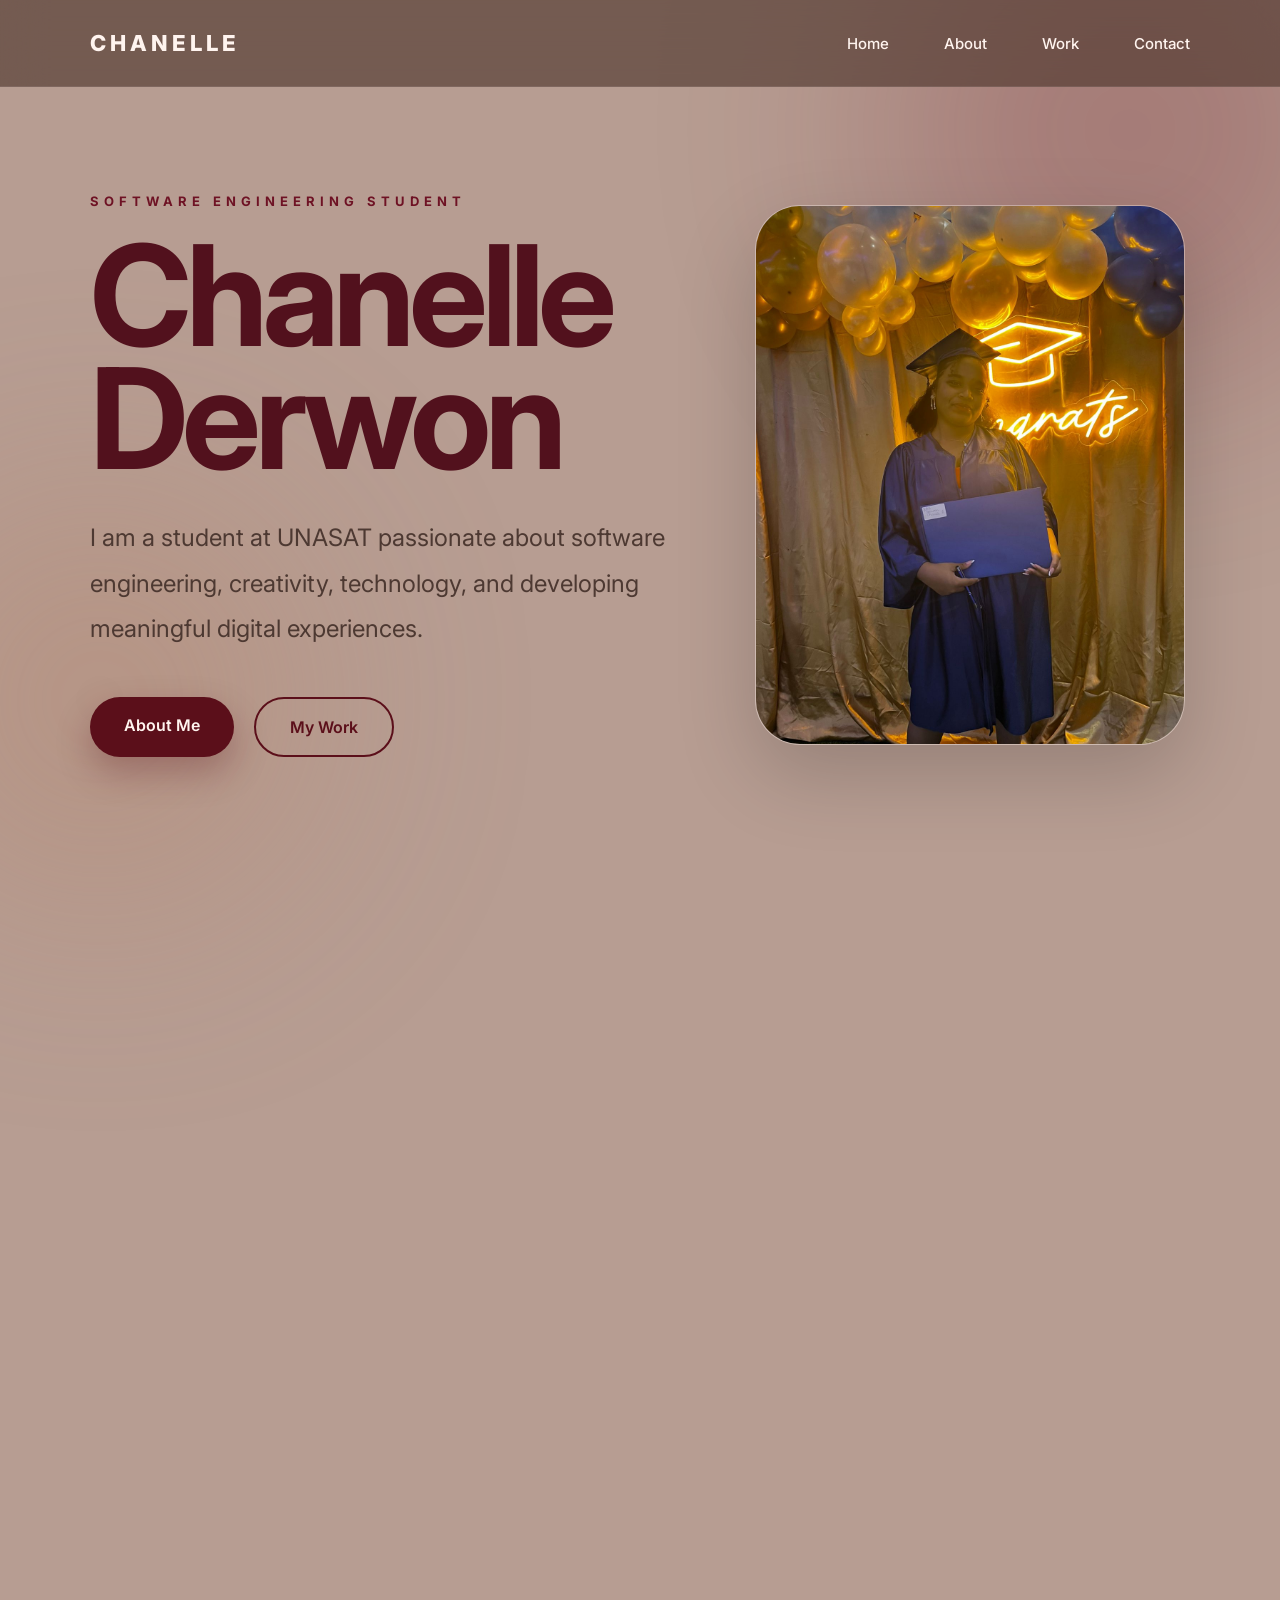
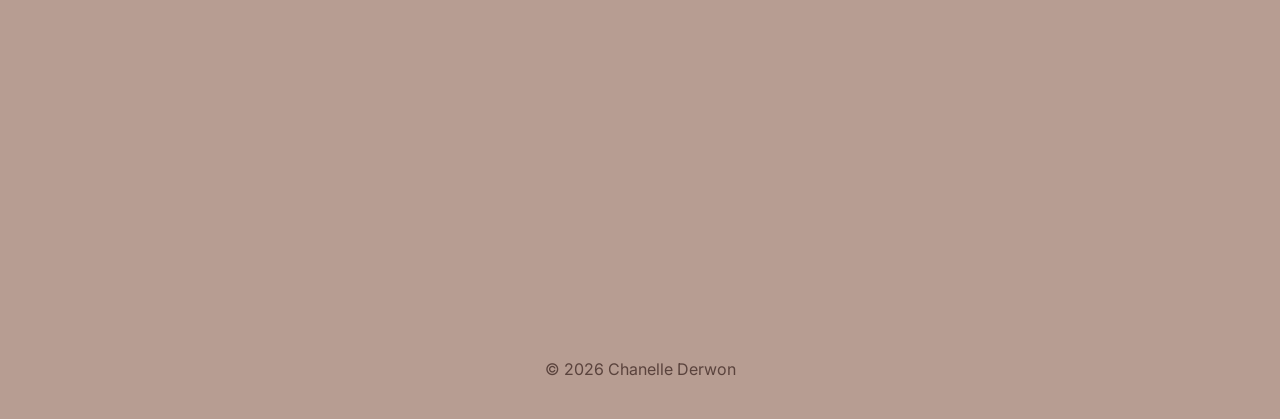
<file: index.html>
<!DOCTYPE html>
<html lang="en">
<head>
    <meta charset="UTF-8">
    <meta name="viewport" content="width=device-width, initial-scale=1.0">
    <title>Chanelle Portfolio</title>

    <link rel="stylesheet" href="css/main.css">

    <link href="https://fonts.googleapis.com/css2?family=Inter:wght@300;400;500;600;700;800&display=swap" rel="stylesheet">
</head>
<body>

    <!-- BACKGROUND BLURS -->
    <div class="blur blur1"></div>
    <div class="blur blur2"></div>

    <!-- NAVBAR -->
    <header>

        <div class="logo">
            CHANELLE
        </div>

        <nav>
            <ul>
                <li><a href="index.html">Home</a></li>
                <li><a href="about.html">About</a></li>
                <li><a href="work.html">Work</a></li>
                <li><a href="contact.html">Contact</a></li>
            </ul>
        </nav>

    </header>

    <!-- HERO SECTION -->
    <section class="hero">

        <div class="hero-left reveal">

            <p class="hero-tag">
                SOFTWARE ENGINEERING STUDENT
            </p>

            <h1>
                Chanelle <br>
                Derwon
            </h1>

            <p class="hero-text">
                I am a student at UNASAT passionate about
                software engineering, creativity, technology,
                and developing meaningful digital experiences.
            </p>

            <div class="hero-buttons">

                <a href="about.html" class="primary-btn">
                    About Me
                </a>

                <a href="work.html" class="secondary-btn">
                    My Work
                </a>

            </div>

        </div>

        <div class="hero-right reveal">

            <div class="image-card reveal">
                <img src="img/img-20250814-wa0032.jpg" alt="profile image">
            </div>

        </div>

    </section>

    <!-- PROJECTS SECTION -->
    <section class="projects-section" id="projects">

        <div class="section-title reveal">
            <p>FEATURED WORK</p>
            <h2>Projects I've Done</h2>
        </div>

        <div class="project-grid">

            <div class="project-card large-card reveal">

                <span>MediAlert Box</span>

                <h3>
                    Smart medication box for reminders and scheduling.
                </h3>

                <p>
                    A developing healthcare-focused project designed
                    to help users manage medication schedules more
                    effectively through reminders and organization.
                </p>

            </div>

            <div class="project-card reveal">

                <span>SuriJobs</span>

                <h3>
                    Job searching platform for Suriname.
                </h3>

                <p>
                    Currently in development with the goal of creating
                    a modern and accessible space for job seekers.
                </p>

            </div>

            <div class="project-card skills-card reveal">

                <span>Skills</span>

                <h3>
                    Designing
                </h3>

                <ul>
                    <li>Canva</li>
                    <li>Photoshop</li>
                </ul>

            </div>

        </div>

    </section>

    <!-- FOOTER -->
    <footer>
        <p>
            © 2026 Chanelle Derwon
        </p>
    </footer>
<script src="script.js"></script>
</body>
</html>
</file>
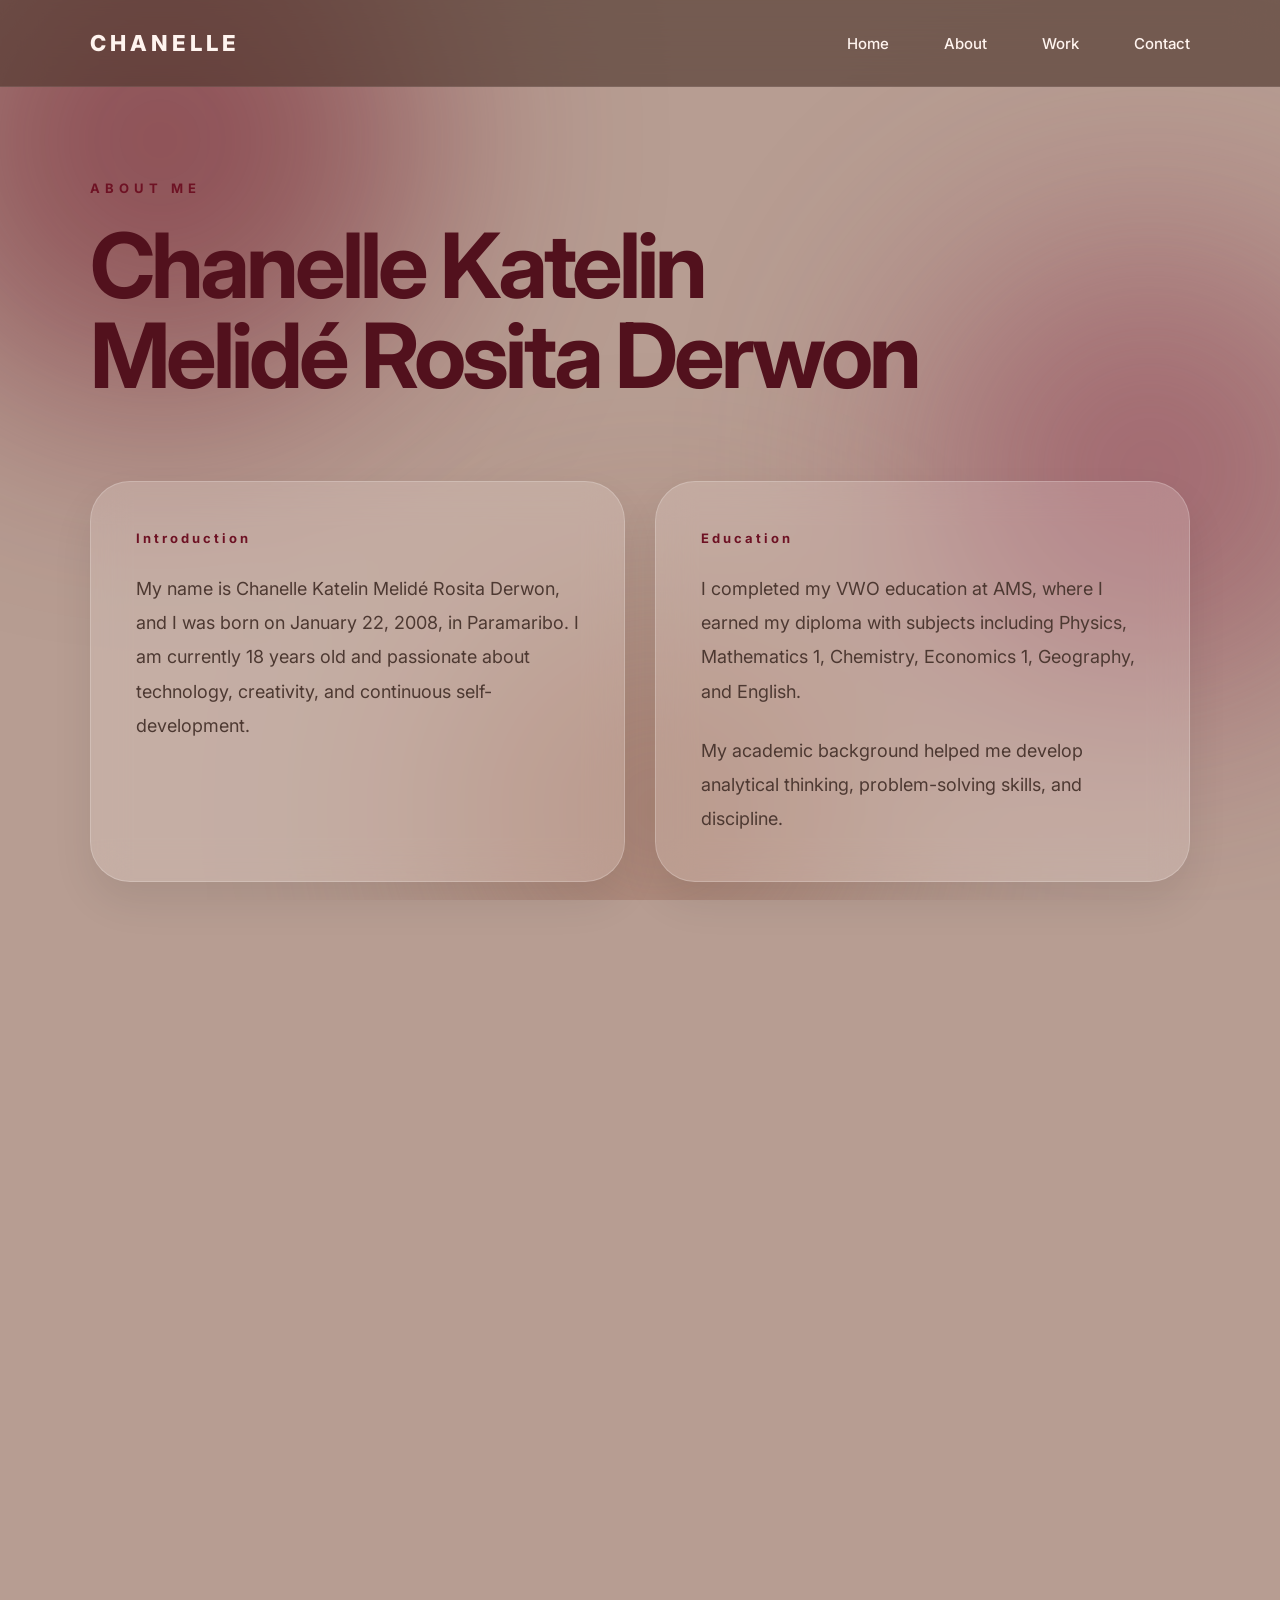
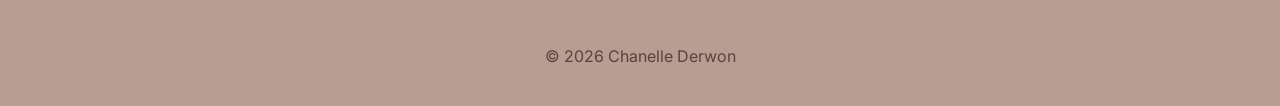
<file: about.html>
<!DOCTYPE html>
<html lang="en">
<head>
    <meta charset="UTF-8">
    <meta name="viewport" content="width=device-width, initial-scale=1.0">

    <title>About | Chanelle Derwon</title>

<link rel="stylesheet" href="css/main.css">
    <link rel="stylesheet" href="css/about.css">

    <link href="https://fonts.googleapis.com/css2?family=Inter:wght@300;400;500;600;700;800&display=swap" rel="stylesheet">
</head>
<body>

    <!-- ANIMATED BACKGROUND -->
    <div class="animated-bg">

        <div class="gradient-sphere sphere1"></div>
        <div class="gradient-sphere sphere2"></div>
        <div class="gradient-sphere sphere3"></div>

    </div>


    <!-- NAVBAR -->
    <header>

        <div class="logo">
            CHANELLE
        </div>

        <nav>

            <ul>

                <li><a href="index.html">Home</a></li>
                <li><a href="about.html">About</a></li>
                <li><a href="index.html#projects">Work</a></li>
                <li><a href="contact.html">Contact</a></li>

            </ul>

        </nav>

    </header>


    <!-- ABOUT HERO -->
    <section class="about-hero reveal">

        <p class="about-tag">
            ABOUT ME
        </p>

        <h1>
            Chanelle Katelin <br>
            Melidé Rosita Derwon
        </h1>

    </section>


    <!-- ABOUT GRID -->
    <section class="about-grid">

        <!-- CARD 1 -->
        <div class="about-card reveal">

            <span>Introduction</span>

            <p>
                My name is Chanelle Katelin Melidé Rosita Derwon,
                and I was born on January 22, 2008, in Paramaribo.
                I am currently 18 years old and passionate about
                technology, creativity, and continuous self-development.
            </p>

        </div>


        <!-- CARD 2 -->
        <div class="about-card large-card reveal">

            <span>Education</span>

            <p>
                I completed my VWO education at AMS, where I earned
                my diploma with subjects including Physics,
                Mathematics 1, Chemistry, Economics 1, Geography,
                and English.
            </p>

            <p>
                My academic background helped me develop analytical
                thinking, problem-solving skills, and discipline.
            </p>

        </div>


        <!-- CARD 3 -->
        <div class="about-card reveal">

            <span>Current Study</span>

            <p>
                Currently, I am studying Software Engineering at
                UNASAT for the 2025–2026 academic year.
            </p>

        </div>


        <!-- CARD 4 -->
        <div class="about-card wide-card reveal">

            <span>Growth & Goals</span>

            <p>
                Through my studies, I am expanding my knowledge in
                programming, software development, and modern
                technology while building practical projects and
                improving my technical skills.
            </p>

            <p>
                I enjoy learning new things, challenging myself
                creatively, and working toward becoming a successful
                software engineer.
            </p>

            <p>
                My goal is to combine innovation, design, and
                technology to create meaningful digital experiences
                and solutions in the future.
            </p>

        </div>

    </section>


    <!-- FOOTER -->
    <footer>

        <p>
            © 2026 Chanelle Derwon
        </p>

    </footer>

    <script src="about.js"></script>

</body>
</html>
</file>
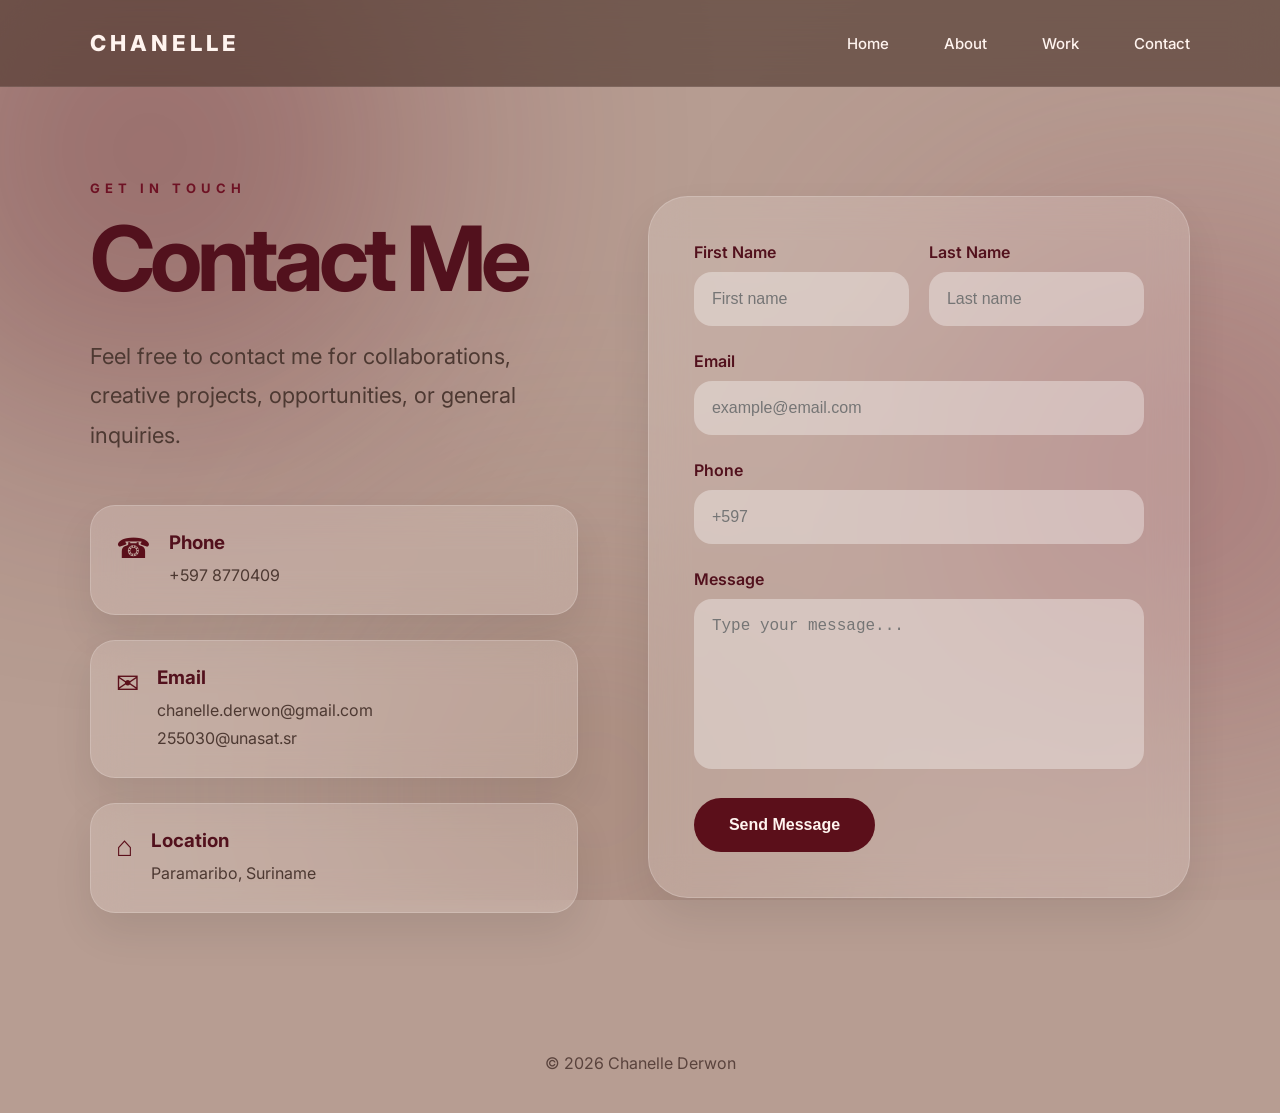
<file: contact.html>
<!DOCTYPE html>
<html lang="en">
<head>
    <meta charset="UTF-8">
    <meta name="viewport" content="width=device-width, initial-scale=1.0">

    <title>Contact | Chanelle Derwon</title>

    <link rel="stylesheet" href="css/main.css">
    <link rel="stylesheet" href="css/contact.css">

    <link href="https://fonts.googleapis.com/css2?family=Inter:wght@300;400;500;600;700;800&display=swap" rel="stylesheet">
</head>
<body>

    <!-- MOVING BACKGROUND -->
    <div class="animated-bg">

        <div class="blob blob1"></div>
        <div class="blob blob2"></div>
        <div class="blob blob3"></div>

    </div>


    <!-- HEADER -->
    <header>

        <div class="logo">
            CHANELLE
        </div>

        <nav>

            <ul>

                <li><a href="index.html">Home</a></li>
                <li><a href="about.html">About</a></li>
                <li><a href="work.html">Work</a></li>
                <li><a href="contact.html">Contact</a></li>

            </ul>

        </nav>

    </header>


    <!-- CONTACT SECTION -->
    <section class="contact-section">

        <!-- LEFT -->
        <div class="contact-left reveal">

            <p class="contact-tag">
                GET IN TOUCH
            </p>

            <h1>
                Contact Me
            </h1>

            <p class="contact-text">
                Feel free to contact me for collaborations,
                creative projects, opportunities, or general inquiries.
            </p>


            <div class="contact-info">

                <div class="info-box">

                    <div class="info-icon">
                        ☎
                    </div>

                    <div>
                        <h3>Phone</h3>
                        <p>+597 8770409</p>
                    </div>

                </div>


                <div class="info-box">

                    <div class="info-icon">
                        ✉
                    </div>

                    <div>
                        <h3>Email</h3>
                        <p>chanelle.derwon@gmail.com</p>
                        <p>255030@unasat.sr</p>
                    </div>

                </div>


                <div class="info-box">

                    <div class="info-icon">
                        ⌂
                    </div>

                    <div>
                        <h3>Location</h3>
                        <p>Paramaribo, Suriname</p>
                    </div>

                </div>

            </div>

        </div>


        <!-- RIGHT -->
        <div class="contact-form-container reveal">

            <form class="contact-form">

                <div class="input-row">

                    <div class="input-group">

                        <label>First Name</label>

                        <input type="text" placeholder="First name">

                    </div>

                    <div class="input-group">

                        <label>Last Name</label>

                        <input type="text" placeholder="Last name">

                    </div>

                </div>


                <div class="input-group">

                    <label>Email</label>

                    <input type="email" placeholder="example@email.com">

                </div>


                <div class="input-group">

                    <label>Phone</label>

                    <input type="text" placeholder="+597">

                </div>


                <div class="input-group">

                    <label>Message</label>

                    <textarea placeholder="Type your message..."></textarea>

                </div>


                <button type="submit">
                    Send Message
                </button>

            </form>

        </div>

    </section>


    <!-- FOOTER -->
    <footer>

        <p>
            © 2026 Chanelle Derwon
        </p>

    </footer>

    <script src="contact.js"></script>

</body>
</html>
</file>
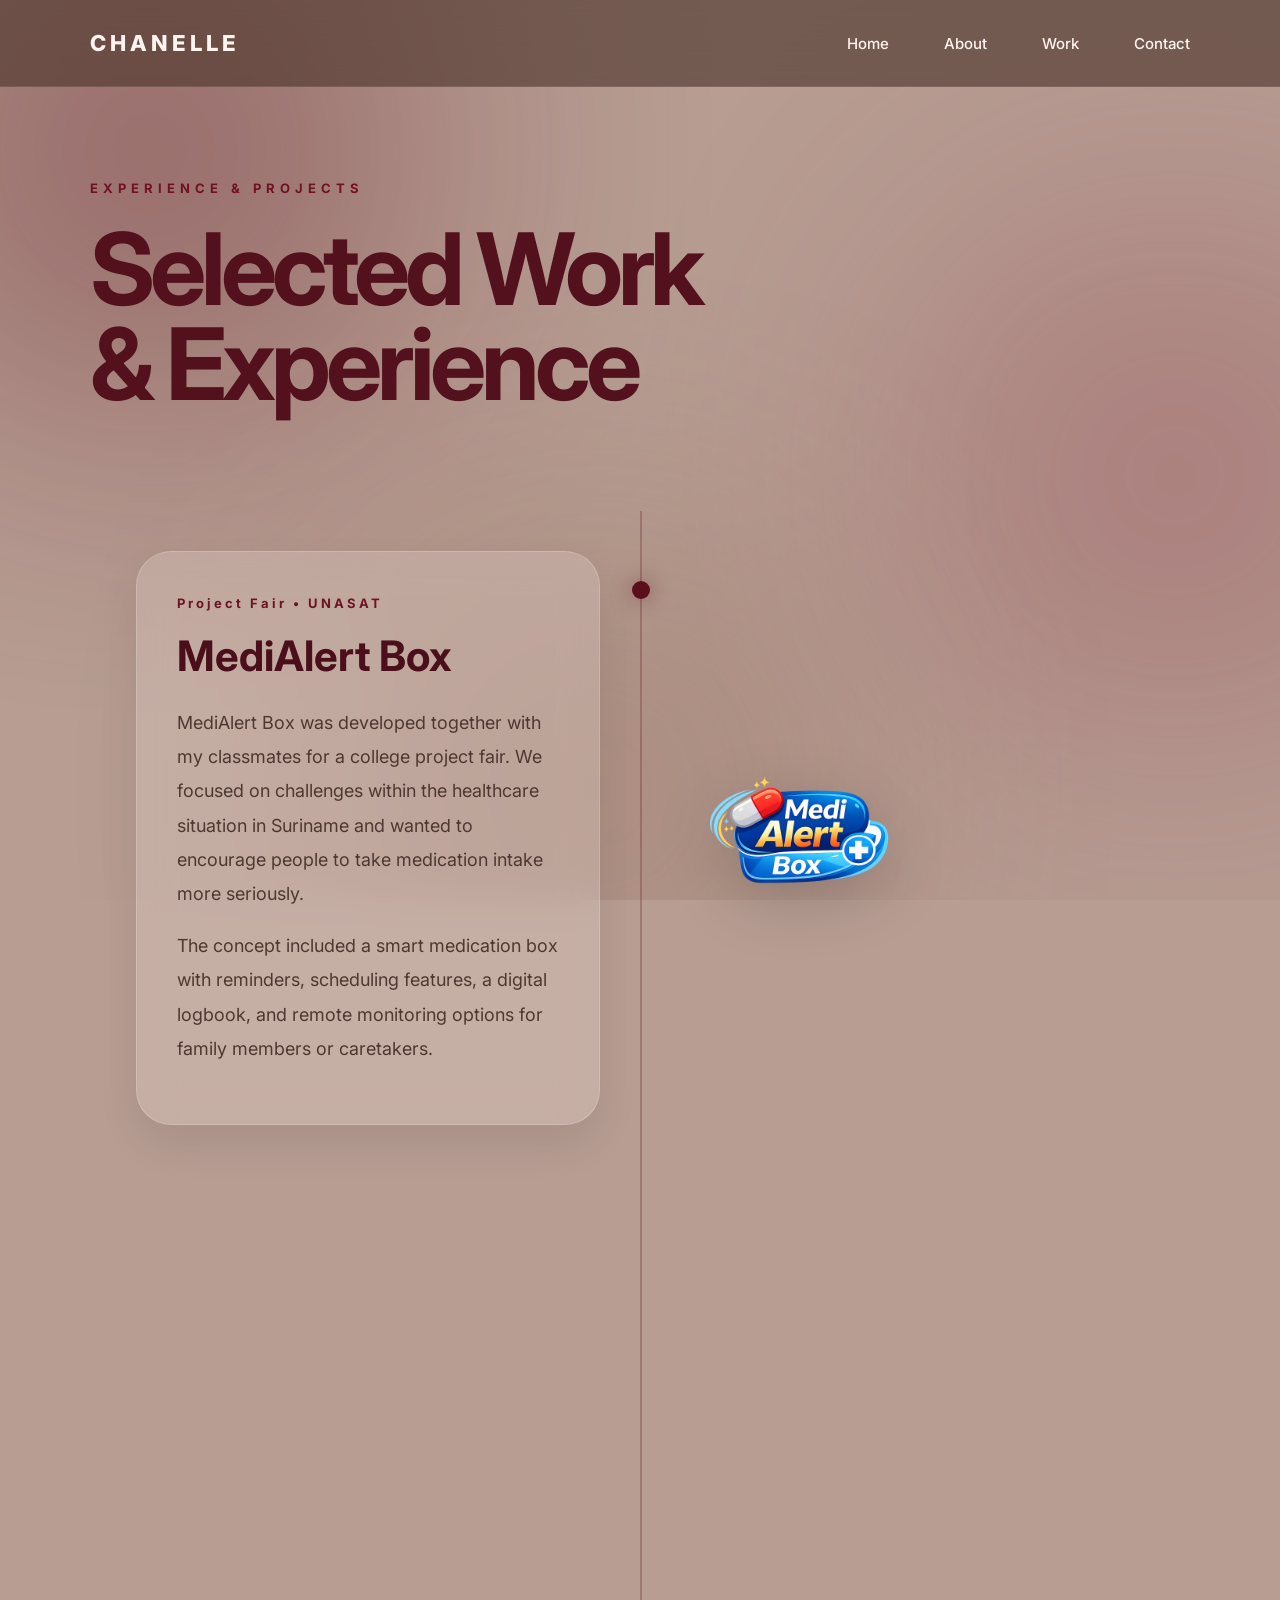
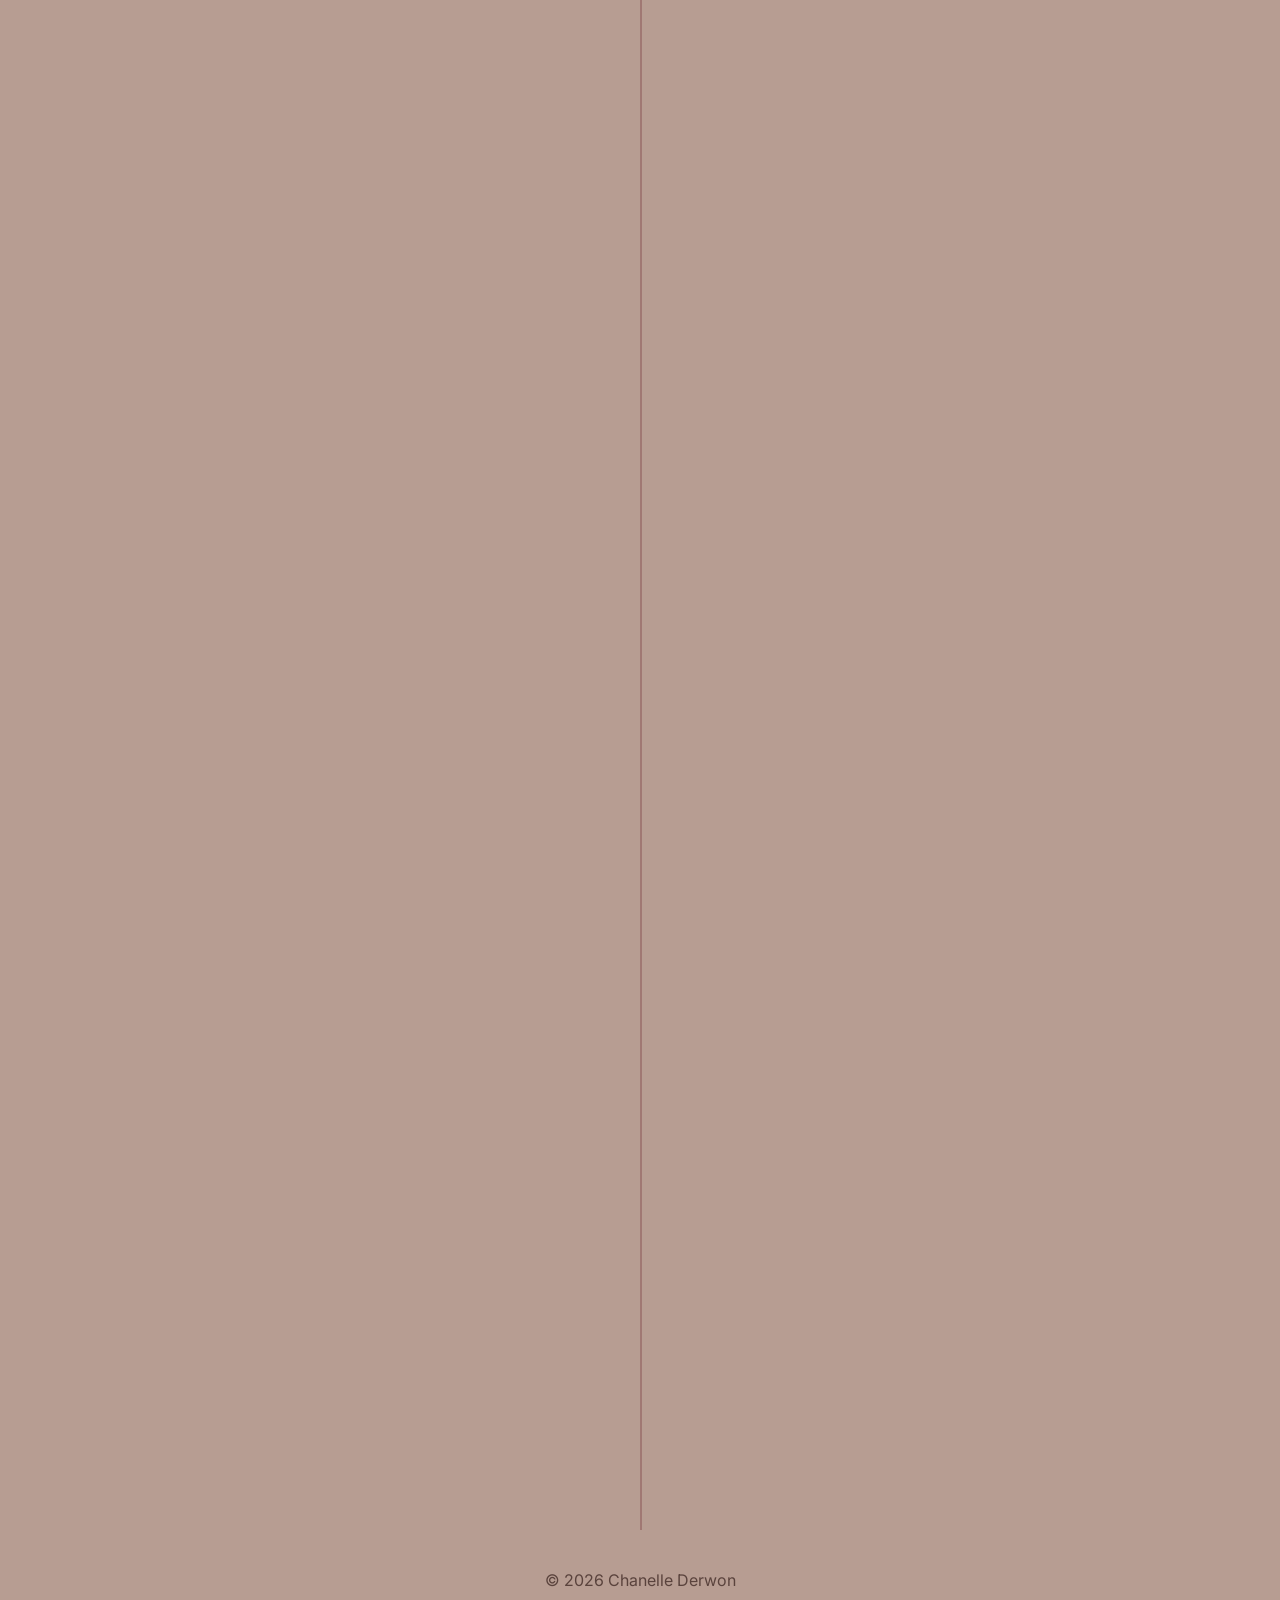
<file: work.html>
<!DOCTYPE html>
<html lang="en">
<head>
    <meta charset="UTF-8">
    <meta name="viewport" content="width=device-width, initial-scale=1.0">

    <title>Work | Chanelle Derwon</title>

    <link rel="stylesheet" href="css/main.css">
    <link rel="stylesheet" href="css/work.css">

    <link href="https://fonts.googleapis.com/css2?family=Inter:wght@300;400;500;600;700;800&display=swap" rel="stylesheet">
</head>
<body>

    <!-- MOVING BACKGROUND -->
    <div class="animated-bg">

        <div class="blob blob1"></div>
        <div class="blob blob2"></div>
        <div class="blob blob3"></div>

    </div>


    <!-- HEADER -->
    <header>

        <div class="logo">
            CHANELLE
        </div>

        <nav>

            <ul>

                <li><a href="index.html">Home</a></li>
                <li><a href="about.html">About</a></li>
                <li><a href="work.html">Work</a></li>
                <li><a href="contact.html">Contact</a></li>

            </ul>

        </nav>

    </header>


    <!-- HERO -->
    <section class="work-hero reveal">

        <p class="work-tag">
            EXPERIENCE & PROJECTS
        </p>

        <h1>
            Selected Work <br>
            & Experience
        </h1>

    </section>


    <!-- TIMELINE -->
    <section class="timeline-section">

        <!-- PROJECT -->
        <div class="timeline-item reveal">

            <div class="timeline-dot"></div>
            <img src="img/img-20260512-115822.png" class="floating-logo logo-right">

            <div class="timeline-card">

                <span>Project Fair • UNASAT</span>

                <h2>MediAlert Box</h2>

                <p>
                    MediAlert Box was developed together with my
                    classmates for a college project fair. We focused
                    on challenges within the healthcare situation in
                    Suriname and wanted to encourage people to take
                    medication intake more seriously.
                </p>

                <p>
                    The concept included a smart medication box with
                    reminders, scheduling features, a digital logbook,
                    and remote monitoring options for family members
                    or caretakers.
                </p>

            </div>

        </div>


        <!-- PROJECT -->
        <div class="timeline-item right reveal">

            <div class="timeline-dot"></div>
            <img src="img/img-20260512-115405.png" class="floating-logo logo-left">

            <div class="timeline-card">

                <span>Web Application • In Development</span>

                <h2>SuriJobs</h2>

                <p>
                    SuriJobs is a web application currently in
                    development with the goal of creating a more
                    accessible and centralized platform for job seekers
                    in Suriname.
                </p>

                <p>
                    Users will be able to create profiles and receive
                    job opportunities based on their personal
                    information, skills, and situations. The platform
                    is designed to make job searching easier,
                    smarter, and more personalized.
                </p>

            </div>

        </div>


        <!-- EXPERIENCE -->
        <div class="timeline-item reveal">

            <div class="timeline-dot"></div>
            <img src="img/img-20260512-113152.png" class="floating-logo logo-right">

            <div class="timeline-card">

                <span>Customer Service Experience</span>

                <h2>Fernandes Bakery</h2>

                <p>
                    At around 16 years old, I worked a vacation job at
                    Fernandes Bakery from 6:00 AM until 2:30 PM during
                    the summer period.
                </p>

                <p>
                    Through this experience, I developed communication
                    skills, responsibility, and experience interacting
                    with clients in a professional environment while
                    staying productive during vacation.
                </p>

            </div>

        </div>


        <!-- EXPERIENCE -->
        <div class="timeline-item right reveal">

            <div class="timeline-dot"></div>
            <img src="img/img-logo3.png" class="floating-logo logo-left">

            <div class="timeline-card">

                <span>Creative Design Work</span>

                <h2>In2It+</h2>

                <p>
                    I currently work for a small business called
                    In2ItPlus, where I create digital designs using
                    Canva and Photoshop.
                </p>

                <p>
                    My work includes designing products such as
                    T-shirts, mugs, tumblers, stickers, and other
                    personalized items. I am also responsible for
                    assisting with website design and visual branding.
                </p>
                <a href="https://in2itplus.com" target="_blank">
    in2itplus.com
</a>

            </div>

        </div>

    </section>


    <!-- FOOTER -->
    <footer>

        <p>
            © 2026 Chanelle Derwon
        </p>

    </footer>

    <script src="work.js"></script>

</body>
</html>
</file>
<file: css/main.css>
*{
    margin:0;
    padding:0;
    box-sizing:border-box;
}

html{
    scroll-behavior:smooth;
}

body{
    font-family:'Inter', sans-serif;
    background:#b79d92;
    color:#2f1f1b;
    overflow-x:hidden;
    position:relative;
}

/* ANIMATED BACKGROUND */
.animated-bg{
    position:fixed;
    inset:0;
    overflow:hidden;
    z-index:-5;
}

.gradient-sphere{
    position:absolute;
    border-radius:50%;
    filter:blur(120px);
    opacity:0.55;
    animation:float 16s ease-in-out infinite;
}

.sphere1{
    width:520px;
    height:520px;

    background:#6b1024;

    top:-120px;
    left:-100px;

    animation-delay:0s;
}

.sphere2{
    width:460px;
    height:460px;

    background:#8f3a52;

    right:-100px;
    top:240px;

    animation-delay:4s;
}

.sphere3{
    width:420px;
    height:420px;

    background:#9d6b59;

    bottom:-120px;
    left:35%;

    animation-delay:8s;
}

@keyframes float{

    0%{
        transform:translate(0px,0px) scale(1);
    }

    25%{
        transform:translate(40px,-50px) scale(1.08);
    }

    50%{
        transform:translate(-30px,40px) scale(0.95);
    }

    75%{
        transform:translate(30px,20px) scale(1.05);
    }

    100%{
        transform:translate(0px,0px) scale(1);
    }
}

/* BLURS */
.blur{
    position:fixed;
    border-radius:50%;
    filter:blur(120px);
    z-index:-1;
}

.blur1{
    width:500px;
    height:500px;

    background:#6e1224;

    top:-120px;
    right:-100px;

    opacity:0.25;
}

.blur2{
    width:400px;
    height:400px;

    background:#b48369;

    bottom:0;
    left:-100px;

    opacity:0.35;
}

/* NAVBAR */
header{
    width:100%;

    display:flex;
    justify-content:space-between;
    align-items:center;

    padding:30px 90px;

    position:fixed;
    top:0;

    z-index:1000;

    backdrop-filter:blur(22px);
    background:rgba(81,56,47,0.65);

    border-bottom:1px solid rgba(255,255,255,0.08);
}

.logo{
    color:#fff4ef;
    font-size:22px;
    font-weight:800;
    letter-spacing:4px;
}

nav ul{
    display:flex;
    gap:55px;
    list-style:none;
}

nav a{
    text-decoration:none;
    color:#fff4ef;

    font-size:15px;
    font-weight:500;

    transition:0.3s ease;
}

nav a:hover{
    opacity:0.7;
}

/* HERO */
/* HERO */
.hero{
    position:relative;

    min-height:100vh;

    display:flex;
    justify-content:space-between;
    align-items:center;

    padding:150px 90px 100px;

    position:relative;
}

.hero-left{
    width:55%;
}

.hero-tag{
    color:#6e1224;

    letter-spacing:5px;
    font-size:13px;
    font-weight:700;

    margin-bottom:25px;
}

.hero-left h1{
    font-size:140px;
    line-height:0.88;

    color:#52111d;

    margin-bottom:35px;

    letter-spacing:-6px;
}

.hero-text{
    max-width:680px;

    font-size:24px;
    line-height:1.9;

    color:#4d3932;

    margin-bottom:45px;
}

/* BUTTONS */
.hero-buttons{
    display:flex;
    gap:20px;
}

.hero-buttons a{
    text-decoration:none;

    padding:18px 34px;

    border-radius:100px;

    font-weight:600;

    transition:0.35s ease;
}

.primary-btn{
    background:#5b0f1a;
    color:#fff4ef;

    box-shadow:0 15px 35px rgba(91,15,26,0.3);
}

.primary-btn:hover{
    transform:translateY(-5px);
    background:#77172a;
}

.secondary-btn{
    border:2px solid #5b0f1a;
    color:#5b0f1a;
}

.secondary-btn:hover{
    background:#5b0f1a;
    color:#fff4ef;
}

/* IMAGE */
.hero-right{
    width:40%;

    display:flex;
    justify-content:center;
}

.image-card{
    width:430px;
    height:540px;

    border-radius:45px;

    overflow:hidden;

    background:rgba(255,245,240,0.16);

    backdrop-filter:blur(20px);

    border:1px solid rgba(255,255,255,0.18);

    box-shadow:0 30px 80px rgba(0,0,0,0.18);

    transform:rotate(0deg);

    transition:0.4s ease;
}

.image-card:hover{
    transform:rotate(0deg) translateY(-8px);
}

.image-card img{
    width:100%;
    height:100%;

    object-fit:cover;
}

/* PROJECTS */
.projects-section{
    padding:40px 90px 120px;
}

.section-title{
    margin-bottom:50px;
}

.section-title p{
    color:#6e1224;

    font-size:13px;
    font-weight:700;

    letter-spacing:4px;

    margin-bottom:15px;
}

.section-title h2{
    font-size:72px;
    color:#52111d;

    letter-spacing:-3px;
}

/* GRID */
.project-grid{
    display:grid;
    grid-template-columns:1.5fr 1fr;
    gap:28px;
}

.project-card{
    background:rgba(255,245,240,0.22);

    backdrop-filter:blur(18px);

    border:1px solid rgba(255,255,255,0.2);

    padding:45px;

    border-radius:40px;

    box-shadow:0 20px 40px rgba(0,0,0,0.08);

    transition:0.35s ease;
}

.project-card:hover{
    transform:translateY(-8px);
}

.large-card{
    min-height:330px;
}

.skills-card{
    grid-column:1;
}

.project-card span{
    color:#6e1224;

    letter-spacing:3px;
    font-size:13px;
    font-weight:700;
}

.project-card h3{
    margin-top:22px;
    margin-bottom:22px;

    font-size:36px;
    line-height:1.25;

    color:#431018;
}

.project-card p,
.project-card li{
    font-size:18px;
    line-height:1.9;

    color:#4d3932;
}

.skills-card ul{
    margin-top:20px;
    margin-left:20px;
}

/* FOOTER */
footer{
    padding:40px;

    text-align:center;

    color:#5a433d;
}

/* RESPONSIVE */
@media(max-width:1150px){

    header{
        padding:25px;
        flex-direction:column;
        gap:20px;
    }

    nav ul{
        gap:25px;
    }

    .hero{
        flex-direction:column;
        text-align:center;

        padding:170px 25px 70px;
    }

    .hero-left,
    .hero-right{
        width:100%;
    }

    .hero-left h1{
        font-size:78px;
    }

    .hero-text{
        font-size:20px;
        max-width:100%;
    }

    .hero-buttons{
        justify-content:center;
        flex-wrap:wrap;
    }

    .image-card{
        width:320px;
        height:420px;
    }

    .projects-section{
        padding:20px 25px 80px;
    }

    .section-title h2{
        font-size:48px;
    }

    .project-grid{
        grid-template-columns:1fr;
    }

    .skills-card{
        grid-column:auto;
    }

    .project-card{
        padding:35px;
    }

    .project-card h3{
        font-size:28px;
    }
}
/* SCROLL APPEAR EFFECT */
.reveal{
    opacity:0;
    transform:translateY(70px);

    transition:all 1s ease;
}

.reveal.active{
    opacity:1;
    transform:translateY(0);
}
</file>
<file: css/about.css>
*{
    margin:0;
    padding:0;
    box-sizing:border-box;
}

body{
    font-family:'Inter', sans-serif;
    background:#b79d92;
    color:#2f1f1b;
    overflow-x:hidden;
    position:relative;
}


/* ANIMATED BACKGROUND */
.animated-bg{
    position:fixed;
    inset:0;
    overflow:hidden;
    z-index:-5;
}

.gradient-sphere{
    position:absolute;
    border-radius:50%;
    filter:blur(120px);
    opacity:0.55;
    animation:float 16s ease-in-out infinite;
}

.sphere1{
    width:520px;
    height:520px;

    background:#6b1024;

    top:-120px;
    left:-100px;
}

.sphere2{
    width:460px;
    height:460px;

    background:#8f3a52;

    right:-100px;
    top:240px;
}

.sphere3{
    width:420px;
    height:420px;

    background:#9d6b59;

    bottom:-120px;
    left:35%;
}

@keyframes float{

    0%{
        transform:translate(0px,0px) scale(1);
    }

    25%{
        transform:translate(40px,-50px) scale(1.08);
    }

    50%{
        transform:translate(-30px,40px) scale(0.95);
    }

    75%{
        transform:translate(30px,20px) scale(1.05);
    }

    100%{
        transform:translate(0px,0px) scale(1);
    }
}


/* NAVBAR */
header{
    width:100%;

    display:flex;
    justify-content:space-between;
    align-items:center;

    padding:30px 90px;

    position:fixed;
    top:0;

    z-index:1000;

    backdrop-filter:blur(22px);
    background:rgba(81,56,47,0.65);

    border-bottom:1px solid rgba(255,255,255,0.08);
}

.logo{
    color:#fff4ef;
    font-size:22px;
    font-weight:800;
    letter-spacing:4px;
}

nav ul{
    display:flex;
    gap:55px;
    list-style:none;
}

nav a{
    text-decoration:none;
    color:#fff4ef;

    font-size:15px;
    font-weight:500;
}


/* HERO */
.about-hero{
    padding:180px 90px 80px;
}

.about-tag{
    color:#6e1224;

    letter-spacing:5px;
    font-size:13px;
    font-weight:700;

    margin-bottom:25px;
}

.about-hero h1{
    font-size:90px;
    line-height:1;

    color:#52111d;

    letter-spacing:-4px;
}


/* GRID */
.about-grid{
    padding:0 90px 100px;

    display:grid;
    grid-template-columns:1fr 1fr;
    gap:30px;
}


/* CARDS */
.about-card{
    background:rgba(255,245,240,0.20);

    backdrop-filter:blur(18px);

    border:1px solid rgba(255,255,255,0.2);

    padding:45px;

    border-radius:40px;

    box-shadow:0 20px 40px rgba(0,0,0,0.08);

    transition:0.35s ease;
}

.about-card:hover{
    transform:translateY(-8px);
}

.about-card span{
    color:#6e1224;

    letter-spacing:3px;
    font-size:13px;
    font-weight:700;
}

.about-card p{
    margin-top:25px;

    font-size:18px;
    line-height:1.9;

    color:#4d3932;
}

.large-card{
    min-height:400px;
}

.wide-card{
    grid-column:span 2;
}


/* FOOTER */
footer{
    padding:40px;

    text-align:center;

    color:#5a433d;
}


/* REVEAL EFFECT */
.reveal{
    opacity:0;
    transform:translateY(70px);

    transition:all 1s ease;
}

.reveal.active{
    opacity:1;
    transform:translateY(0);
}


/* RESPONSIVE */
@media(max-width:1000px){

    header{
        padding:25px;
        flex-direction:column;
        gap:20px;
    }

    .about-hero{
        padding:180px 25px 70px;
    }

    .about-hero h1{
        font-size:58px;
    }

    .about-grid{
        padding:0 25px 80px;
        grid-template-columns:1fr;
    }

    .wide-card{
        grid-column:auto;
    }

}
</file>
<file: css/contact.css>
*{
    margin:0;
    padding:0;
    box-sizing:border-box;
}

body{
    font-family:'Inter', sans-serif;
    background:#b79d92;
    color:#2f1f1b;
    overflow-x:hidden;
    position:relative;
}


/* MOVING BACKGROUND */
.animated-bg{
    position:fixed;
    inset:0;
    overflow:hidden;
    z-index:-10;
}

.blob{
    position:absolute;
    border-radius:50%;
    filter:blur(140px);
    opacity:0.45;
    animation:moveBlob 18s infinite ease-in-out;
}

.blob1{
    width:500px;
    height:500px;

    background:#5d0f20;

    top:-100px;
    left:-100px;
}

.blob2{
    width:450px;
    height:450px;

    background:#8f3b4f;

    right:-120px;
    top:250px;

    animation-delay:4s;
}

.blob3{
    width:420px;
    height:420px;

    background:#8d6557;

    bottom:-100px;
    left:30%;

    animation-delay:8s;
}

@keyframes moveBlob{

    0%{
        transform:translate(0,0) scale(1);
    }

    25%{
        transform:translate(40px,-60px) scale(1.1);
    }

    50%{
        transform:translate(-40px,50px) scale(0.95);
    }

    75%{
        transform:translate(20px,20px) scale(1.05);
    }

    100%{
        transform:translate(0,0) scale(1);
    }
}


/* HEADER */
header{
    width:100%;

    display:flex;
    justify-content:space-between;
    align-items:center;

    padding:30px 90px;

    position:fixed;
    top:0;

    z-index:1000;

    backdrop-filter:blur(22px);
    background:rgba(81,56,47,0.65);

    border-bottom:1px solid rgba(255,255,255,0.08);
}

.logo{
    color:#fff4ef;
    font-size:22px;
    font-weight:800;
    letter-spacing:4px;
}

nav ul{
    display:flex;
    gap:55px;
    list-style:none;
}

nav a{
    text-decoration:none;
    color:#fff4ef;

    font-size:15px;
    font-weight:500;
}


/* CONTACT SECTION */
.contact-section{
    min-height:100vh;

    display:flex;
    justify-content:space-between;
    align-items:center;
    gap:70px;

    padding:180px 90px 100px;
}

.contact-left{
    width:45%;
}

.contact-tag{
    color:#6e1224;

    letter-spacing:5px;
    font-size:13px;
    font-weight:700;

    margin-bottom:20px;
}

.contact-left h1{
    font-size:90px;
    line-height:0.95;

    color:#52111d;

    margin-bottom:35px;

    letter-spacing:-5px;
}

.contact-text{
    font-size:22px;
    line-height:1.8;

    color:#4d3932;

    margin-bottom:50px;
}


/* INFO */
.contact-info{
    display:flex;
    flex-direction:column;
    gap:25px;
}

.info-box{
    display:flex;
    align-items:flex-start;
    gap:18px;

    background:rgba(255,245,240,0.20);

    backdrop-filter:blur(18px);

    border:1px solid rgba(255,255,255,0.18);

    padding:25px;

    border-radius:25px;

    box-shadow:0 20px 40px rgba(0,0,0,0.08);
}

.info-icon{
    font-size:28px;
    color:#5b0f1a;
}

.info-box h3{
    margin-bottom:8px;
    color:#52111d;
}

.info-box p{
    color:#4d3932;
    line-height:1.7;
}


/* FORM */
.contact-form-container{
    width:50%;
}

.contact-form{
    background:rgba(255,245,240,0.20);

    backdrop-filter:blur(18px);

    border:1px solid rgba(255,255,255,0.18);

    padding:45px;

    border-radius:40px;

    box-shadow:0 20px 40px rgba(0,0,0,0.08);
}

.input-row{
    display:flex;
    gap:20px;
}

.input-group{
    width:100%;
    margin-bottom:25px;
}

.input-group label{
    display:block;

    margin-bottom:10px;

    font-weight:600;

    color:#52111d;
}

.input-group input,
.input-group textarea{
    width:100%;

    padding:18px;

    border:none;

    outline:none;

    border-radius:18px;

    background:rgba(255,255,255,0.35);

    color:#2f1f1b;

    font-size:16px;
}

.input-group textarea{
    height:170px;
    resize:none;
}

button{
    border:none;

    padding:18px 35px;

    border-radius:100px;

    background:#5b0f1a;

    color:#fff4ef;

    font-size:16px;
    font-weight:600;

    cursor:pointer;

    transition:0.35s ease;
}

button:hover{
    transform:translateY(-5px);
    background:#77172a;
}


/* FOOTER */
footer{
    padding:40px;

    text-align:center;

    color:#5a433d;
}


/* SCROLL EFFECT */
.reveal{
    opacity:0;
    transform:translateY(70px);

    transition:all 1s ease;
}

.reveal.active{
    opacity:1;
    transform:translateY(0);
}


/* MOBILE */
@media(max-width:1100px){

    header{
        padding:25px;
        flex-direction:column;
        gap:20px;
    }

    .contact-section{
        flex-direction:column;

        padding:180px 25px 80px;
    }

    .contact-left,
    .contact-form-container{
        width:100%;
    }

    .contact-left h1{
        font-size:65px;
    }

    .input-row{
        flex-direction:column;
    }

}
</file>
<file: css/work.css>
*{
    margin:0;
    padding:0;
    box-sizing:border-box;
}

body{
    font-family:'Inter', sans-serif;
    background:#b79d92;
    color:#2f1f1b;
    overflow-x:hidden;
    position:relative;
}


/* MOVING BACKGROUND */
.animated-bg{
    position:fixed;
    inset:0;
    overflow:hidden;
    z-index:-10;
}

.blob{
    position:absolute;
    border-radius:50%;
    filter:blur(140px);
    opacity:0.45;
    animation:moveBlob 18s infinite ease-in-out;
}

.blob1{
    width:500px;
    height:500px;

    background:#5d0f20;

    top:-100px;
    left:-100px;
}

.blob2{
    width:450px;
    height:450px;

    background:#8f3b4f;

    right:-120px;
    top:250px;

    animation-delay:4s;
}

.blob3{
    width:420px;
    height:420px;

    background:#8d6557;

    bottom:-100px;
    left:30%;

    animation-delay:8s;
}

@keyframes moveBlob{

    0%{
        transform:translate(0,0) scale(1);
    }

    25%{
        transform:translate(40px,-60px) scale(1.1);
    }

    50%{
        transform:translate(-40px,50px) scale(0.95);
    }

    75%{
        transform:translate(20px,20px) scale(1.05);
    }

    100%{
        transform:translate(0,0) scale(1);
    }
}


/* HEADER */
header{
    width:100%;

    display:flex;
    justify-content:space-between;
    align-items:center;

    padding:30px 90px;

    position:fixed;
    top:0;

    z-index:1000;

    backdrop-filter:blur(22px);
    background:rgba(81,56,47,0.65);

    border-bottom:1px solid rgba(255,255,255,0.08);
}

.logo{
    color:#fff4ef;
    font-size:22px;
    font-weight:800;
    letter-spacing:4px;
}

nav ul{
    display:flex;
    gap:55px;
    list-style:none;
}

nav a{
    text-decoration:none;
    color:#fff4ef;

    font-size:15px;
    font-weight:500;
}


/* HERO */
.work-hero{
    padding:180px 90px 100px;
}

.work-tag{
    color:#6e1224;

    letter-spacing:5px;
    font-size:13px;
    font-weight:700;

    margin-bottom:25px;
}

.work-hero h1{
    font-size:100px;
    line-height:0.95;

    color:#52111d;

    letter-spacing:-5px;
}


/* TIMELINE */
.timeline-section{
    position:relative;

    width:85%;
    margin:auto;

    padding-bottom:120px;
}

.timeline-section::before{
    content:"";

    position:absolute;

    left:50%;
    top:0;

    width:2px;
    height:100%;

    background:rgba(91,15,26,0.25);
}


/* ITEMS */
.timeline-item{
    position:relative;

    width:50%;

    padding:40px;
}

.timeline-item.right{
    left:50%;
}

.timeline-dot{
    width:18px;
    height:18px;

    background:#5b0f1a;

    border-radius:50%;

    position:absolute;

    right:-10px;
    top:70px;

    box-shadow:0 0 20px rgba(91,15,26,0.5);
}

.timeline-item.right .timeline-dot{
    left:-8px;
}


/* CARDS */
.timeline-card{
    background:rgba(255,245,240,0.20);

    backdrop-filter:blur(18px);

    border:1px solid rgba(255,255,255,0.18);

    border-radius:35px;

    padding:40px;

    box-shadow:0 20px 40px rgba(0,0,0,0.08);

    transition:0.35s ease;
}

.timeline-card:hover{
    transform:translateY(-8px);
}

.timeline-card span{
    color:#6e1224;

    font-size:13px;
    font-weight:700;

    letter-spacing:3px;
}

.timeline-card h2{
    margin-top:18px;
    margin-bottom:25px;

    font-size:42px;

    color:#4a0f1a;
}

.timeline-card p{
    font-size:18px;
    line-height:1.9;

    color:#4d3932;

    margin-bottom:18px;
}


/* FOOTER */
footer{
    padding:40px;

    text-align:center;

    color:#5a433d;
}


/* SCROLL EFFECT */
.reveal{
    opacity:0;
    transform:translateY(70px);

    transition:all 1s ease;
}

.reveal.active{
    opacity:1;
    transform:translateY(0);
}


/* MOBILE */
@media(max-width:1000px){

    header{
        padding:25px;
        flex-direction:column;
        gap:20px;
    }

    .work-hero{
        padding:180px 25px 70px;
    }

    .work-hero h1{
        font-size:60px;
    }

    .timeline-section{
        width:100%;
        padding:0 20px 100px;
    }

    .timeline-section::before{
        left:20px;
    }

    .timeline-item,
    .timeline-item.right{
        width:100%;
        left:0;

        padding-left:55px;
        padding-right:0;
    }

    .timeline-dot,
    .timeline-item.right .timeline-dot{
        left:12px;
    }

}
/* FLOATING PROJECT LOGOS */

.floating-logo{
    position:absolute;

    width:300px;

    top:50%;

    transform:translateY(-50%);

    z-index:5;

    filter:drop-shadow(0 15px 30px rgba(0,0,0,0.18));

    transition:0.4s ease;
}

.floating-logo:hover{
    transform:translateY(-50%) scale(1.06);
}

/* LOGOS ON RIGHT SIDE */
.logo-right{
    left:100%;
    margin-left:30px;
}

/* LOGOS ON LEFT SIDE */
.logo-left{
    right:100%;
    margin-right:30px;
}
.timeline-card a{
    color:#5b0f1a;

    text-decoration:none;

    font-weight:600;

    transition:0.3s ease;
}

.timeline-card a:hover{
    opacity:0.7;
}
</file>
